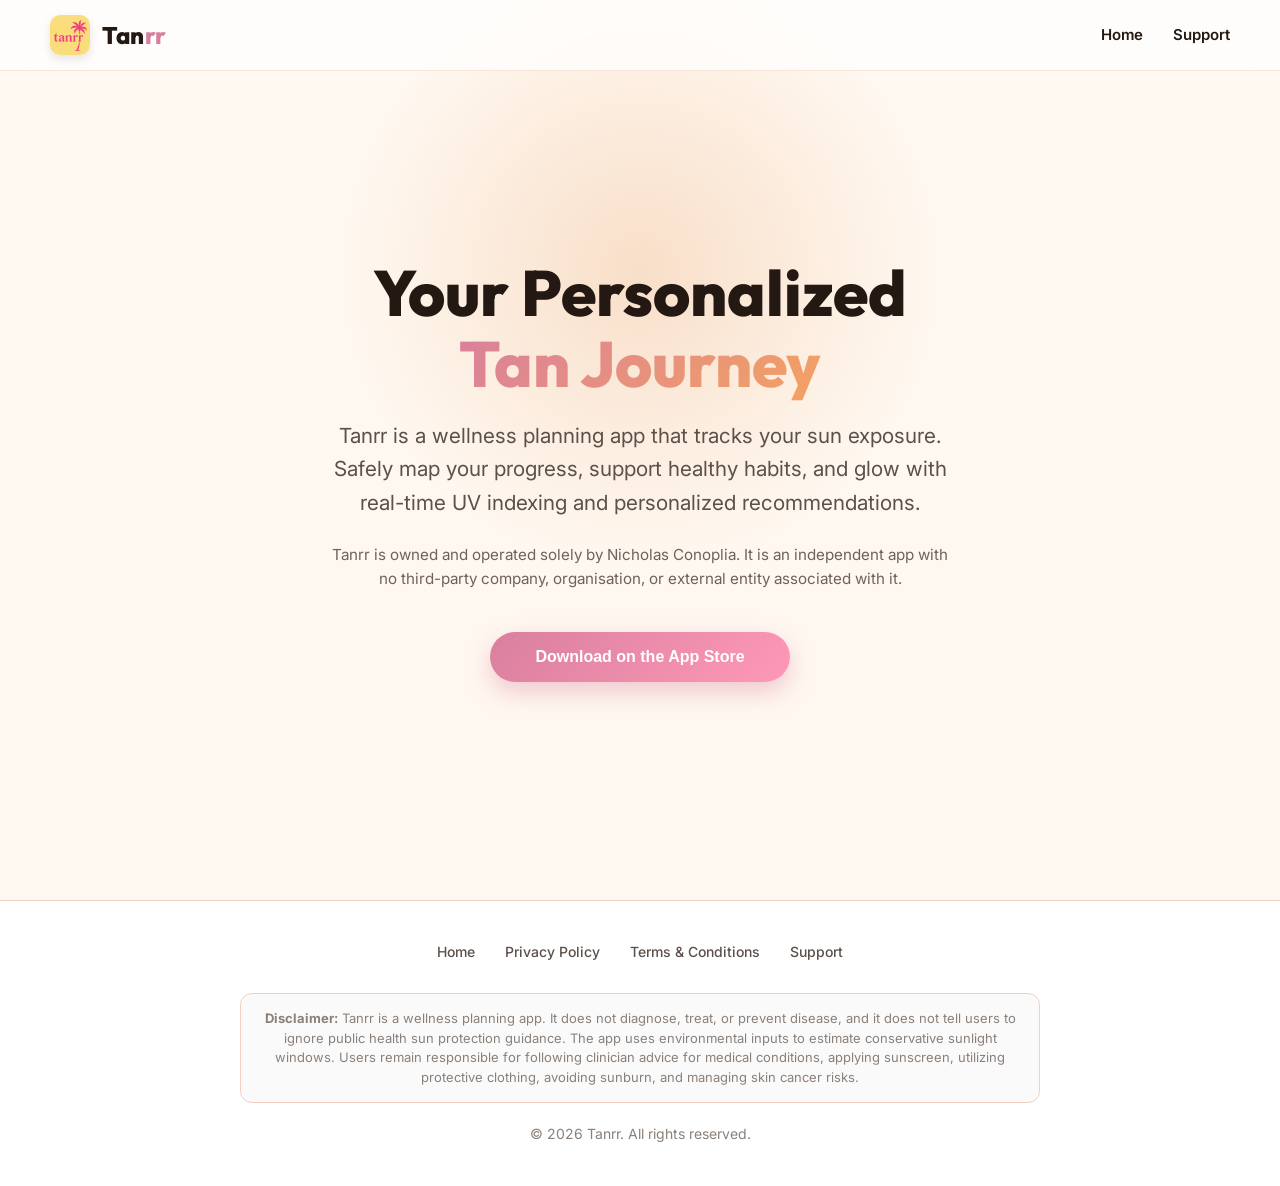
<file: index.html>
<!DOCTYPE html>
<html lang="en">
<head>
    <meta charset="UTF-8">
    <meta name="viewport" content="width=device-width, initial-scale=1.0">
    <title>Tanrr - Smart Vitamin D & Tanning Calculator</title>
    <meta name="description" content="Optimize your sun exposure with Tanrr. The smartest Vitamin D and tanning calculation engine.">
    <link rel="stylesheet" href="style.css">
</head>
<body>
    <header>
        <a href="index.html" class="logo-container">
            <img src="app-icon.png" alt="Tanrr Icon" class="app-icon" />
            <div class="logo">Tan<span>rr</span></div>
        </a>
        <nav>
            <ul>
                <li><a href="index.html">Home</a></li>
                <li><a href="support.html">Support</a></li>
            </ul>
        </nav>
    </header>

    <main class="hero">
        <div class="hero-glow"></div>
        <h1>Your Personalized<br><span>Tan Journey</span></h1>
        <p>Tanrr is a wellness planning app that tracks your sun exposure. Safely map your progress, support healthy habits, and glow with real-time UV indexing and personalized recommendations.</p>
        <p class="ownership-note">Tanrr is owned and operated solely by Nicholas Conoplia. It is an independent app with no third-party company, organisation, or external entity associated with it.</p>
        <button class="cta-button">Download on the App Store</button>
    </main>

    <footer>
        <div class="footer-content">
            <div class="footer-links">
                <a href="index.html">Home</a>
                <a href="privacy.html">Privacy Policy</a>
                <a href="terms.html">Terms & Conditions</a>
                <a href="support.html">Support</a>
            </div>
            <div class="medical-disclaimer">
                <strong>Disclaimer:</strong> Tanrr is a wellness planning app. It does not diagnose, treat, or prevent disease, and it does not tell users to ignore public health sun protection guidance. The app uses environmental inputs to estimate conservative sunlight windows. Users remain responsible for following clinician advice for medical conditions, applying sunscreen, utilizing protective clothing, avoiding sunburn, and managing skin cancer risks.
            </div>
            <p class="copyright">&copy; 2026 Tanrr. All rights reserved.</p>
        </div>
    </footer>
</body>
</html>
</file>
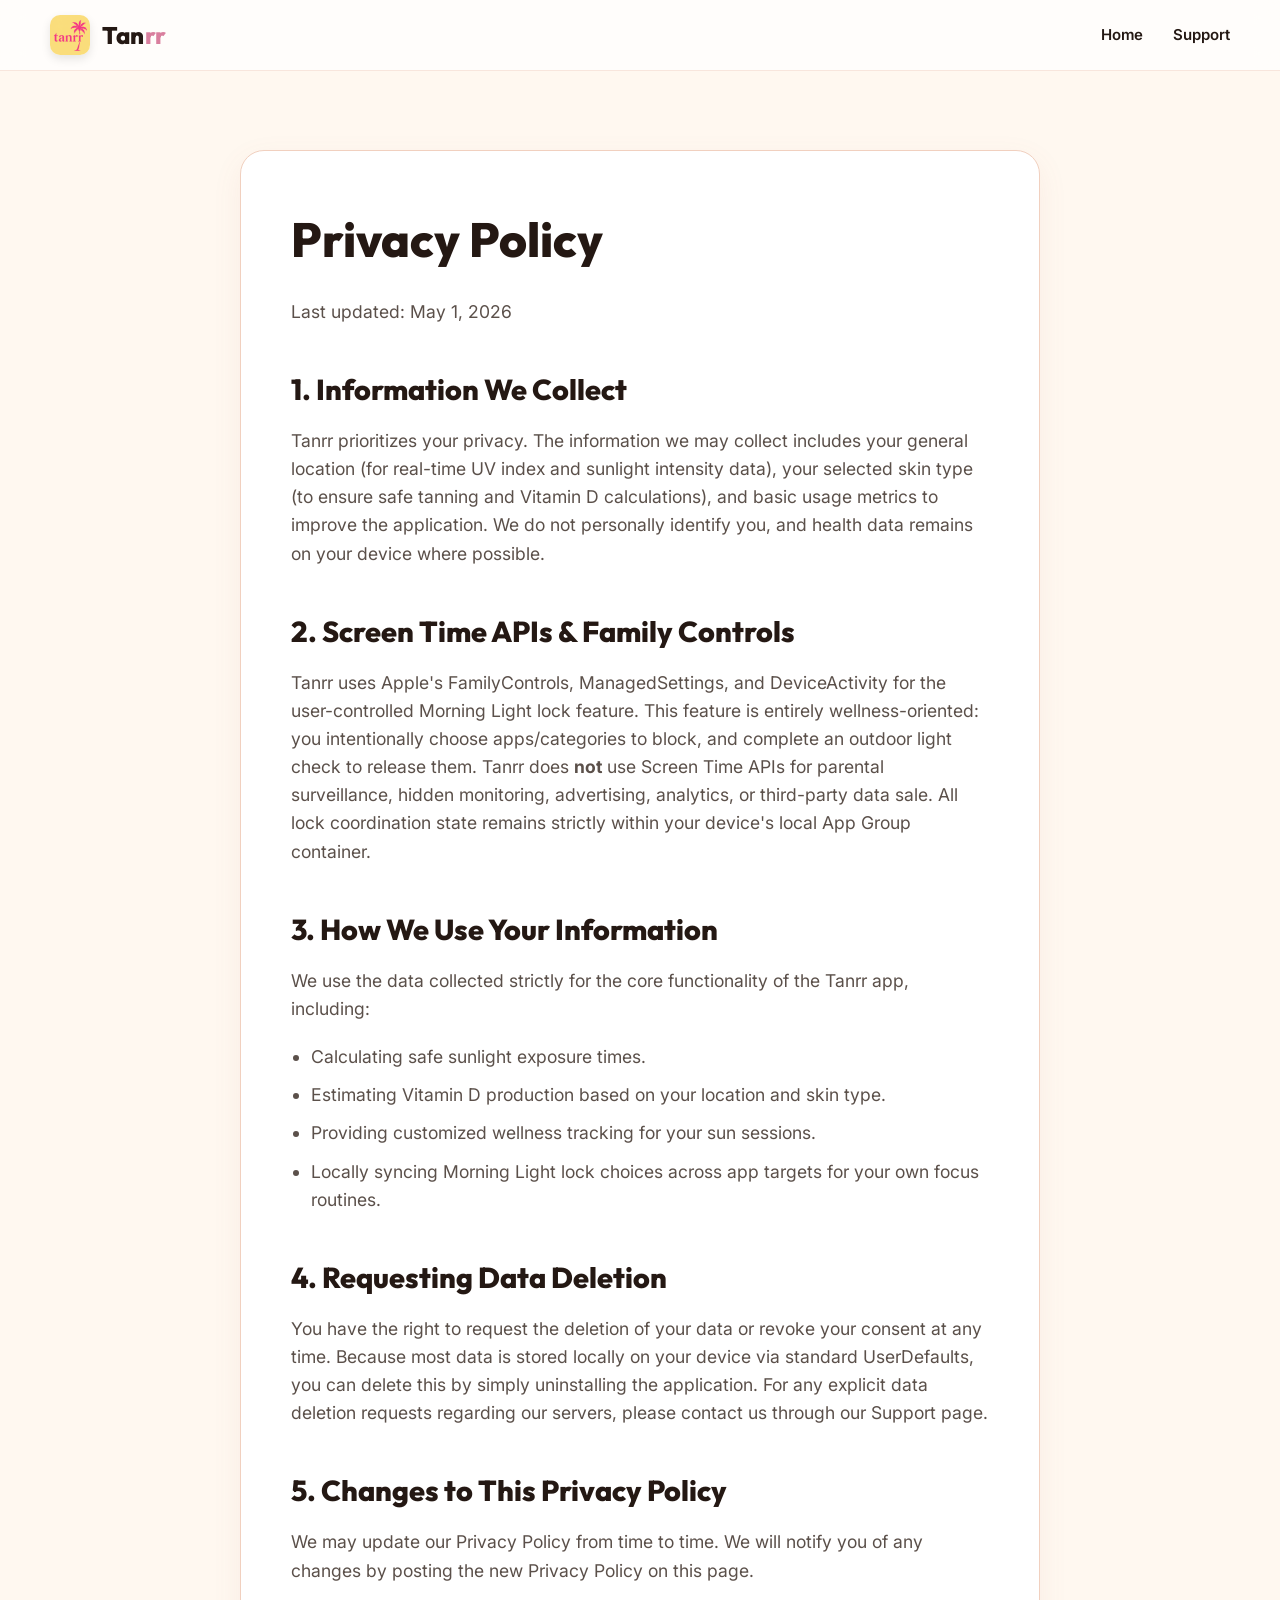
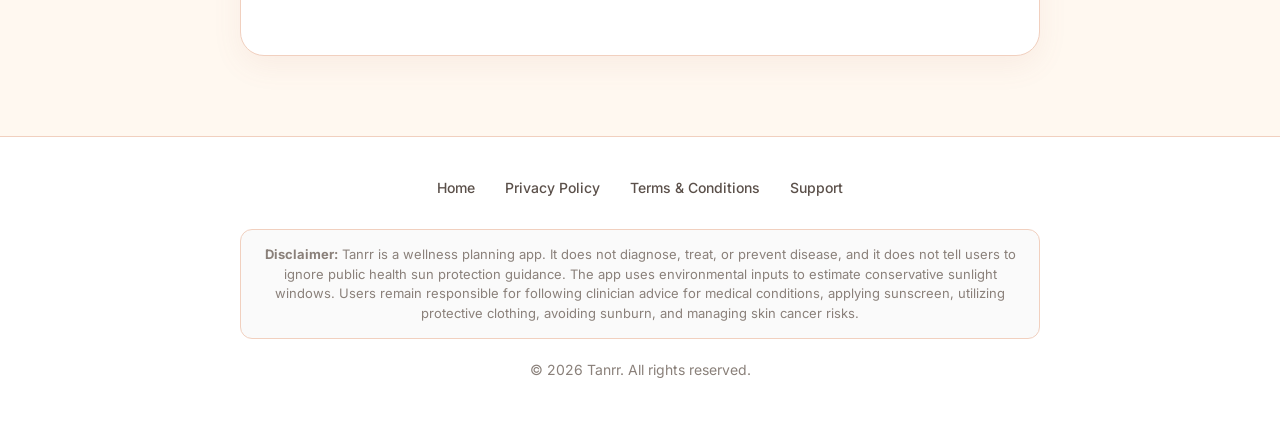
<file: privacy.html>
<!DOCTYPE html>
<html lang="en">
<head>
    <meta charset="UTF-8">
    <meta name="viewport" content="width=device-width, initial-scale=1.0">
    <title>Privacy Policy - Tanrr</title>
    <meta name="description" content="Privacy Policy for Tanrr application.">
    <link rel="stylesheet" href="style.css">
</head>
<body>
    <header>
        <a href="index.html" class="logo-container">
            <img src="app-icon.png" alt="Tanrr Icon" class="app-icon" />
            <div class="logo">Tan<span>rr</span></div>
        </a>
        <nav>
            <ul>
                <li><a href="index.html">Home</a></li>
                <li><a href="support.html">Support</a></li>
            </ul>
        </nav>
    </header>

    <main class="page-content">
        <div class="glass-panel">
            <h1>Privacy Policy</h1>
            <p>Last updated: May 1, 2026</p>

            <h2>1. Information We Collect</h2>
            <p>Tanrr prioritizes your privacy. The information we may collect includes your general location (for real-time UV index and sunlight intensity data), your selected skin type (to ensure safe tanning and Vitamin D calculations), and basic usage metrics to improve the application. We do not personally identify you, and health data remains on your device where possible.</p>

            <h2>2. Screen Time APIs & Family Controls</h2>
            <p>Tanrr uses Apple's FamilyControls, ManagedSettings, and DeviceActivity for the user-controlled Morning Light lock feature. This feature is entirely wellness-oriented: you intentionally choose apps/categories to block, and complete an outdoor light check to release them. Tanrr does <strong>not</strong> use Screen Time APIs for parental surveillance, hidden monitoring, advertising, analytics, or third-party data sale. All lock coordination state remains strictly within your device's local App Group container.</p>

            <h2>3. How We Use Your Information</h2>
            <p>We use the data collected strictly for the core functionality of the Tanrr app, including: </p>
            <ul>
                <li>Calculating safe sunlight exposure times.</li>
                <li>Estimating Vitamin D production based on your location and skin type.</li>
                <li>Providing customized wellness tracking for your sun sessions.</li>
                <li>Locally syncing Morning Light lock choices across app targets for your own focus routines.</li>
            </ul>

            <h2>4. Requesting Data Deletion</h2>
            <p>You have the right to request the deletion of your data or revoke your consent at any time. Because most data is stored locally on your device via standard UserDefaults, you can delete this by simply uninstalling the application. For any explicit data deletion requests regarding our servers, please contact us through our Support page.</p>

            <h2>5. Changes to This Privacy Policy</h2>
            <p>We may update our Privacy Policy from time to time. We will notify you of any changes by posting the new Privacy Policy on this page.</p>
        </div>
    </main>

    <footer>
        <div class="footer-content">
            <div class="footer-links">
                <a href="index.html">Home</a>
                <a href="privacy.html">Privacy Policy</a>
                <a href="terms.html">Terms & Conditions</a>
                <a href="support.html">Support</a>
            </div>
            <div class="medical-disclaimer">
                <strong>Disclaimer:</strong> Tanrr is a wellness planning app. It does not diagnose, treat, or prevent disease, and it does not tell users to ignore public health sun protection guidance. The app uses environmental inputs to estimate conservative sunlight windows. Users remain responsible for following clinician advice for medical conditions, applying sunscreen, utilizing protective clothing, avoiding sunburn, and managing skin cancer risks.
            </div>
            <p class="copyright">&copy; 2026 Tanrr. All rights reserved.</p>
        </div>
    </footer>
</body>
</html>
</file>
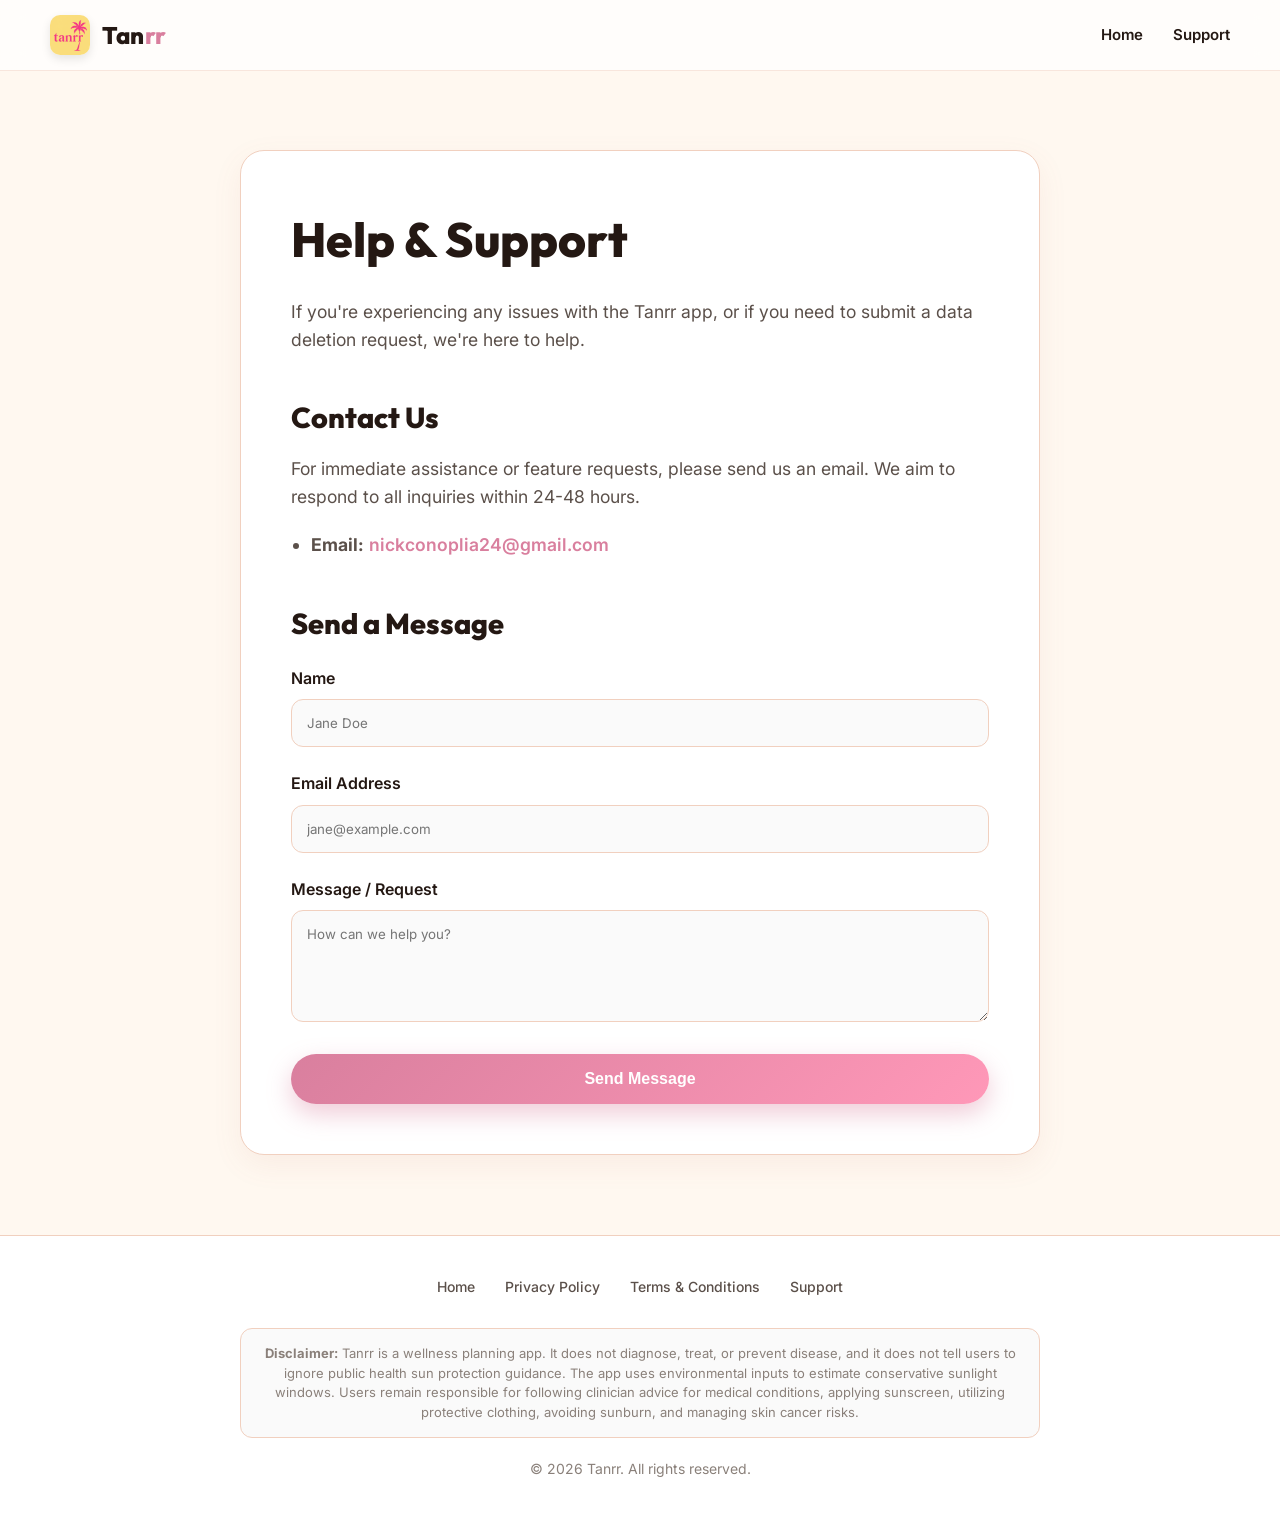
<file: support.html>
<!DOCTYPE html>
<html lang="en">
<head>
    <meta charset="UTF-8">
    <meta name="viewport" content="width=device-width, initial-scale=1.0">
    <title>Support - Tanrr</title>
    <meta name="description" content="Support and Contact Page for Tanrr application.">
    <link rel="stylesheet" href="style.css">
    <link rel="stylesheet" href="secure-pages.css">
</head>
<body>
    <header>
        <a href="index.html" class="logo-container">
            <img src="app-icon.png" alt="Tanrr Icon" class="app-icon" />
            <div class="logo">Tan<span>rr</span></div>
        </a>
        <nav>
            <ul>
                <li><a href="index.html">Home</a></li>
                <li><a href="support.html">Support</a></li>
            </ul>
        </nav>
    </header>

    <main class="page-content">
        <div class="glass-panel">
            <h1>Help & Support</h1>
            <p>If you're experiencing any issues with the Tanrr app, or if you need to submit a data deletion request, we're here to help.</p>

            <h2>Contact Us</h2>
            <p>For immediate assistance or feature requests, please send us an email. We aim to respond to all inquiries within 24-48 hours.</p>
            <ul>
                <li><strong>Email:</strong> <a href="mailto:nickconoplia24@gmail.com" class="accent-link">nickconoplia24@gmail.com</a></li>
            </ul>

            <h2 class="section-spaced">Send a Message</h2>
            <form action="mailto:nickconoplia24@gmail.com" method="post" enctype="text/plain" class="support-form">
                <div class="form-group">
                    <label for="name">Name</label>
                    <input type="text" id="name" name="name" required placeholder="Jane Doe">
                </div>
                <div class="form-group">
                    <label for="email">Email Address</label>
                    <input type="email" id="email" name="email" required placeholder="jane@example.com">
                </div>
                <div class="form-group">
                    <label for="message">Message / Request</label>
                    <textarea id="message" name="message" rows="5" required placeholder="How can we help you?"></textarea>
                </div>
                <button type="submit" class="cta-button">Send Message</button>
            </form>
        </div>
    </main>

    <footer>
        <div class="footer-content">
            <div class="footer-links">
                <a href="index.html">Home</a>
                <a href="privacy.html">Privacy Policy</a>
                <a href="terms.html">Terms & Conditions</a>
                <a href="support.html">Support</a>
            </div>
            <div class="medical-disclaimer">
                <strong>Disclaimer:</strong> Tanrr is a wellness planning app. It does not diagnose, treat, or prevent disease, and it does not tell users to ignore public health sun protection guidance. The app uses environmental inputs to estimate conservative sunlight windows. Users remain responsible for following clinician advice for medical conditions, applying sunscreen, utilizing protective clothing, avoiding sunburn, and managing skin cancer risks.
            </div>
            <p class="copyright">&copy; 2026 Tanrr. All rights reserved.</p>
        </div>
    </footer>
</body>
</html>
</file>
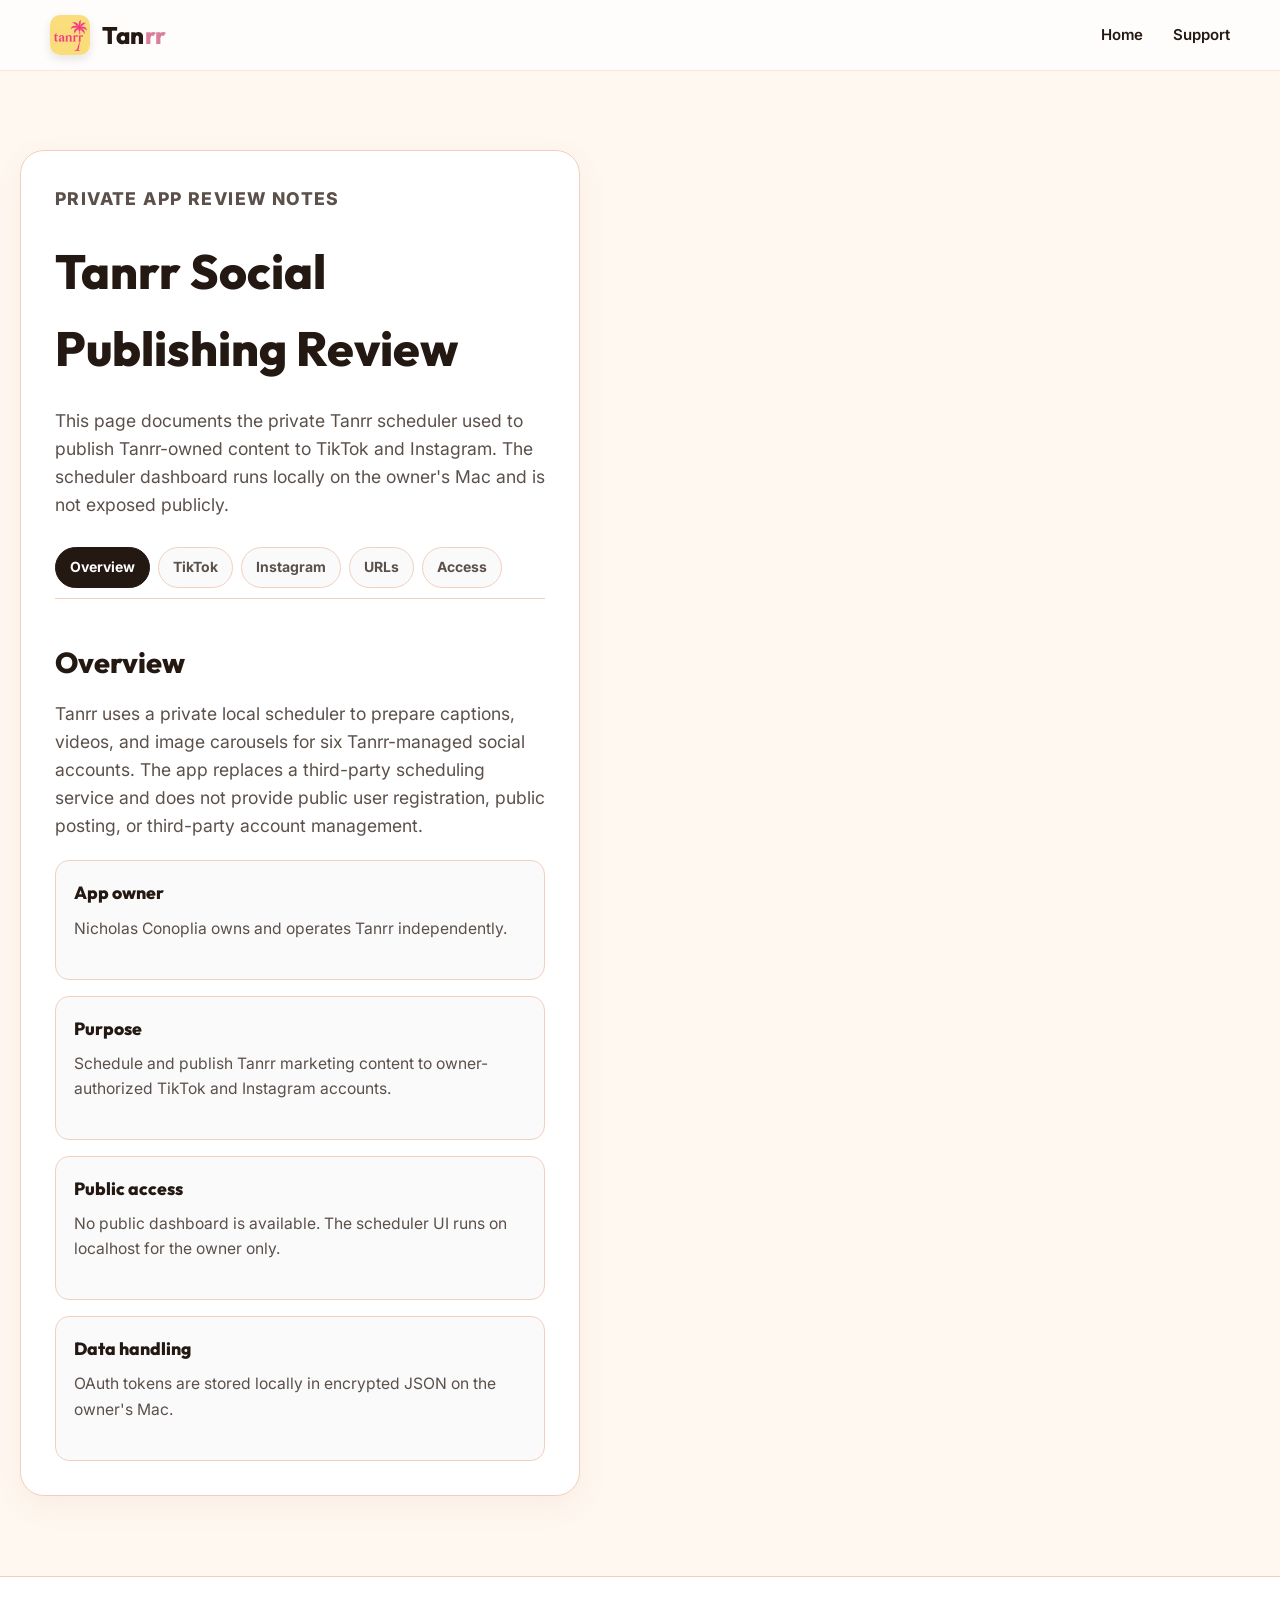
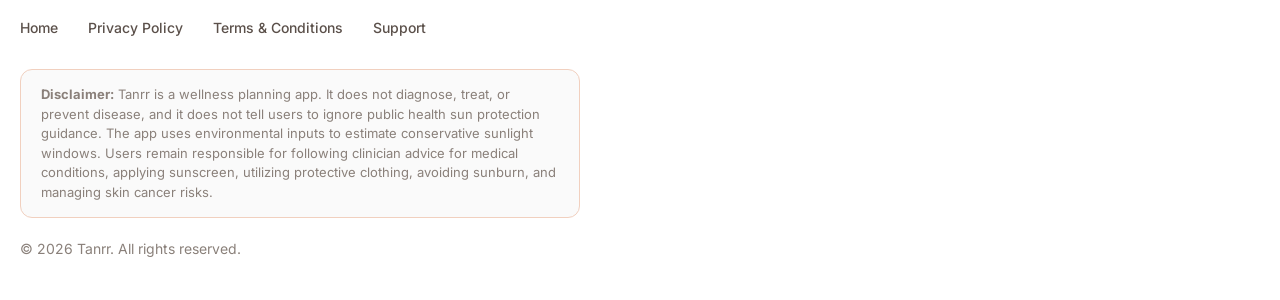
<file: tanrr-social-review-9771c0a2ea52c4753f3e.html>
<!DOCTYPE html>
<html lang="en">
<head>
    <meta charset="UTF-8">
    <meta name="viewport" content="width=device-width, initial-scale=1.0">
    <meta name="robots" content="noindex, nofollow, noarchive">
    <title>Tanrr Social Publishing Review</title>
    <meta name="description" content="Private Tanrr social publishing app review notes for TikTok and Meta reviewers.">
    <link rel="stylesheet" href="style.css">
    <link rel="stylesheet" href="secure-pages.css">
</head>
<body>
    <header>
        <a href="index.html" class="logo-container">
            <img src="app-icon.png" alt="Tanrr Icon" class="app-icon" />
            <div class="logo">Tan<span>rr</span></div>
        </a>
        <nav>
            <ul>
                <li><a href="index.html">Home</a></li>
                <li><a href="support.html">Support</a></li>
            </ul>
        </nav>
    </header>

    <main class="page-content app-review-page">
        <section class="review-shell">
            <p class="review-kicker">Private app review notes</p>
            <h1>Tanrr Social Publishing Review</h1>
            <p class="review-intro">This page documents the private Tanrr scheduler used to publish Tanrr-owned content to TikTok and Instagram. The scheduler dashboard runs locally on the owner&apos;s Mac and is not exposed publicly.</p>

            <input class="review-tab-input" type="radio" name="review-tabs" id="review-overview" checked>
            <input class="review-tab-input" type="radio" name="review-tabs" id="review-tiktok">
            <input class="review-tab-input" type="radio" name="review-tabs" id="review-instagram">
            <input class="review-tab-input" type="radio" name="review-tabs" id="review-urls">
            <input class="review-tab-input" type="radio" name="review-tabs" id="review-access">

            <div class="review-tab-labels" aria-label="Review sections">
                <label for="review-overview">Overview</label>
                <label for="review-tiktok">TikTok</label>
                <label for="review-instagram">Instagram</label>
                <label for="review-urls">URLs</label>
                <label for="review-access">Access</label>
            </div>

            <div class="review-panels">
                <section class="review-panel" id="panel-overview">
                    <h2>Overview</h2>
                    <p>Tanrr uses a private local scheduler to prepare captions, videos, and image carousels for six Tanrr-managed social accounts. The app replaces a third-party scheduling service and does not provide public user registration, public posting, or third-party account management.</p>
                    <div class="review-grid">
                        <div class="review-card">
                            <h3>App owner</h3>
                            <p>Nicholas Conoplia owns and operates Tanrr independently.</p>
                        </div>
                        <div class="review-card">
                            <h3>Purpose</h3>
                            <p>Schedule and publish Tanrr marketing content to owner-authorized TikTok and Instagram accounts.</p>
                        </div>
                        <div class="review-card">
                            <h3>Public access</h3>
                            <p>No public dashboard is available. The scheduler UI runs on localhost for the owner only.</p>
                        </div>
                        <div class="review-card">
                            <h3>Data handling</h3>
                            <p>OAuth tokens are stored locally in encrypted JSON on the owner&apos;s Mac.</p>
                        </div>
                    </div>
                </section>

                <section class="review-panel" id="panel-tiktok">
                    <h2>TikTok Flow</h2>
                    <p>The TikTok integration uses the Content Posting API upload-to-inbox workflow, not Direct Post. The owner authorizes each TikTok account, the scheduler uploads the video or photo slideshow, and TikTok sends an inbox notification for final review and posting inside TikTok.</p>
                    <ul>
                        <li>Requested scopes: user profile display access and video.upload.</li>
                        <li>Video posts use inbox upload with file upload from the local scheduler.</li>
                        <li>Photo slideshows use media upload with verified Tanrr media URLs after domain verification is approved.</li>
                        <li>Captions are stored in the local scheduler for copy/paste during manual TikTok review when needed.</li>
                    </ul>
                </section>

                <section class="review-panel" id="panel-instagram">
                    <h2>Instagram Flow</h2>
                    <p>The Instagram integration uses the Instagram Graph API for professional accounts connected to Facebook Pages. Videos publish as Reels by default. Multi-image posts publish as carousel media containers after the scheduler checks container readiness.</p>
                    <ul>
                        <li>Requested permissions include instagram_basic and instagram_content_publish.</li>
                        <li>All Instagram accounts are Tanrr-owned or Tanrr-managed professional accounts.</li>
                        <li>Captions are submitted through the Instagram publishing container flow.</li>
                        <li>No public user content is collected through this website.</li>
                    </ul>
                </section>

                <section class="review-panel" id="panel-urls">
                    <h2>URLs</h2>
                    <p>These are the intended public URLs for platform configuration after the tunnel or domain rewrite is active.</p>
                    <div class="review-grid">
                        <div class="review-card">
                            <h3>TikTok OAuth callback</h3>
                            <code class="review-code">https://publish.gettanrr.com/api/social/oauth/tiktok/callback</code>
                        </div>
                        <div class="review-card">
                            <h3>Instagram OAuth callback</h3>
                            <code class="review-code">https://publish.gettanrr.com/api/social/oauth/instagram/callback</code>
                        </div>
                        <div class="review-card">
                            <h3>Public media URL pattern</h3>
                            <code class="review-code">https://publish.gettanrr.com/api/social/public-media/[private-media-token]/[generated-file]</code>
                        </div>
                        <div class="review-card">
                            <h3>Legal and support</h3>
                            <p><a href="privacy.html">Privacy Policy</a>, <a href="terms.html">Terms &amp; Conditions</a>, and <a href="support.html">Support</a>.</p>
                        </div>
                    </div>
                </section>

                <section class="review-panel" id="panel-access">
                    <h2>Access And Security</h2>
                    <ul>
                        <li>The scheduler dashboard is localhost-only and is not linked from this website.</li>
                        <li>The public API listener exposes only OAuth callbacks and tokenized media files.</li>
                        <li>Media filenames are generated randomly and retained temporarily for publishing workflows.</li>
                        <li>OAuth state is random, single-use, and expires after a short window.</li>
                        <li>This review page is intentionally unlisted and noindexed. It does not contain OAuth secrets, account tokens, or private account credentials.</li>
                    </ul>
                </section>
            </div>
        </section>
    </main>

    <footer>
        <div class="footer-content">
            <div class="footer-links">
                <a href="index.html">Home</a>
                <a href="privacy.html">Privacy Policy</a>
                <a href="terms.html">Terms &amp; Conditions</a>
                <a href="support.html">Support</a>
            </div>
            <div class="medical-disclaimer">
                <strong>Disclaimer:</strong> Tanrr is a wellness planning app. It does not diagnose, treat, or prevent disease, and it does not tell users to ignore public health sun protection guidance. The app uses environmental inputs to estimate conservative sunlight windows. Users remain responsible for following clinician advice for medical conditions, applying sunscreen, utilizing protective clothing, avoiding sunburn, and managing skin cancer risks.
            </div>
            <p class="copyright">&copy; 2026 Tanrr. All rights reserved.</p>
        </div>
    </footer>
</body>
</html>
</file>
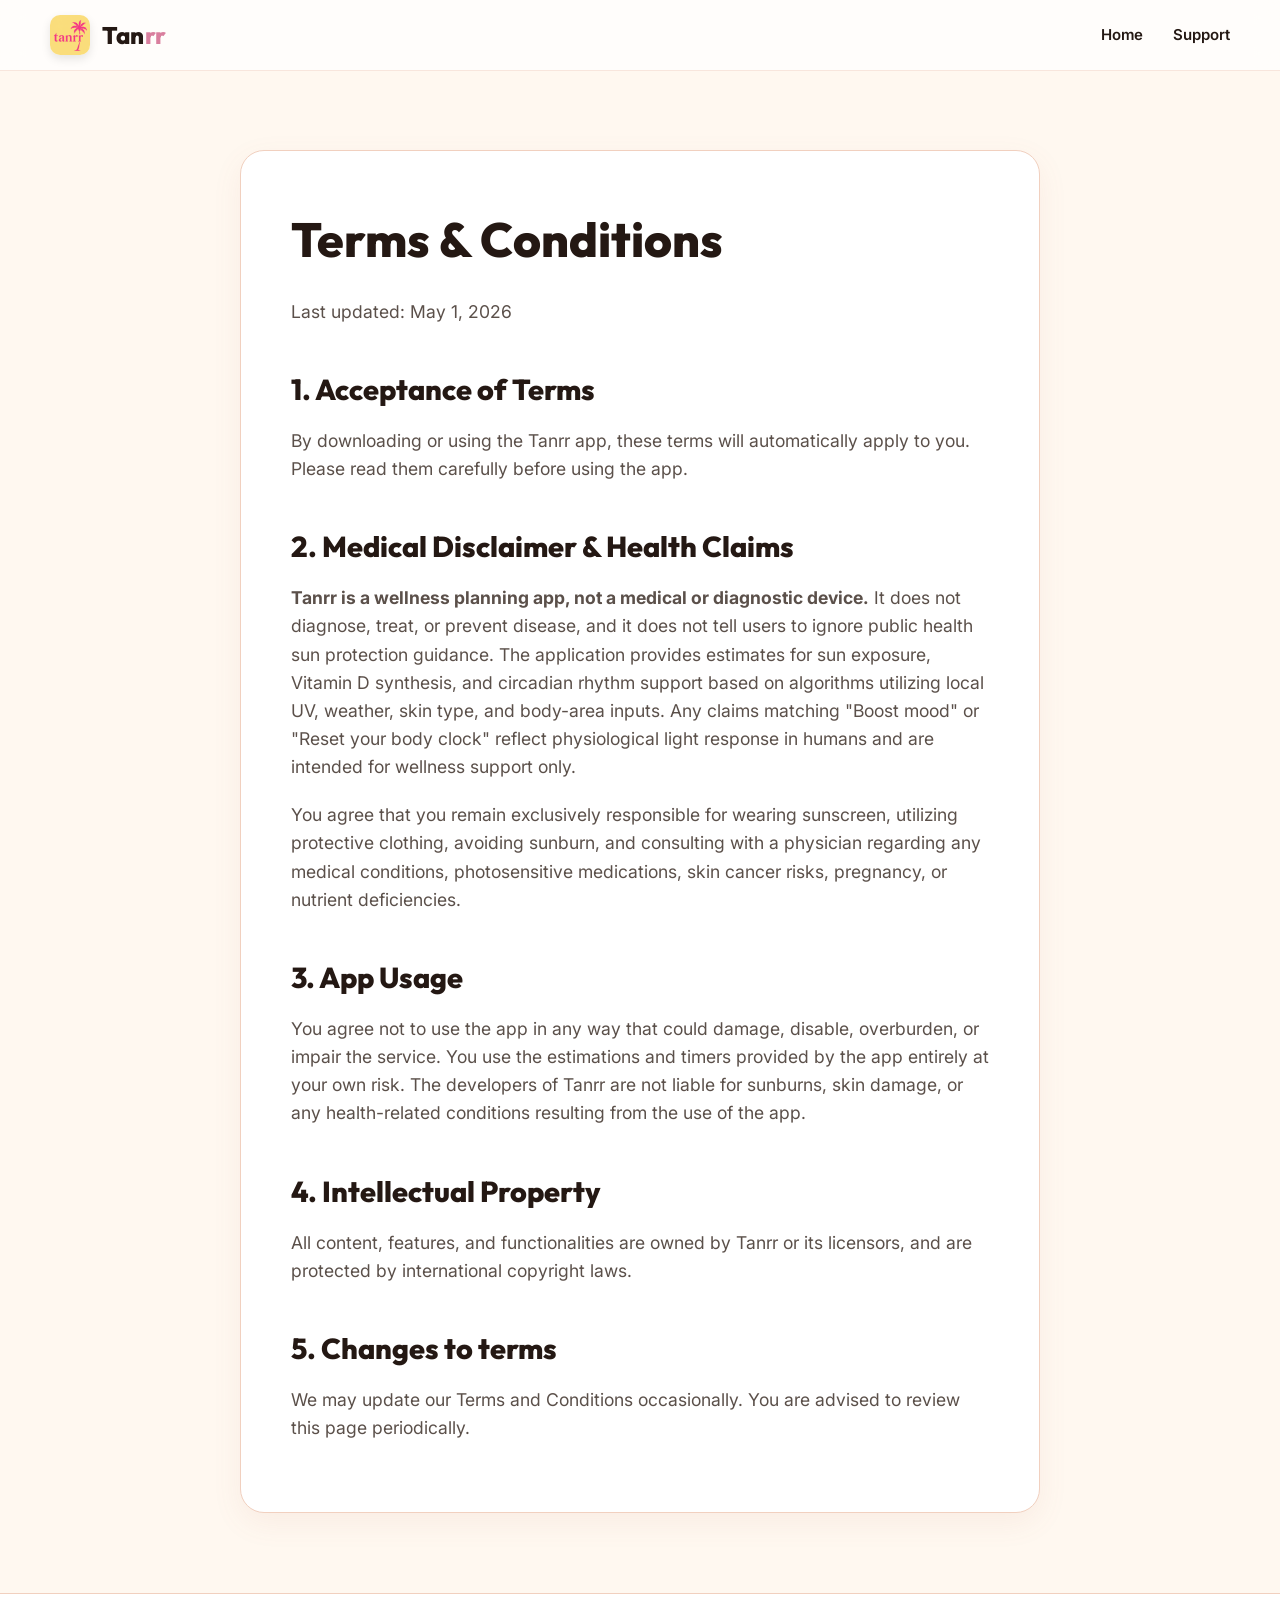
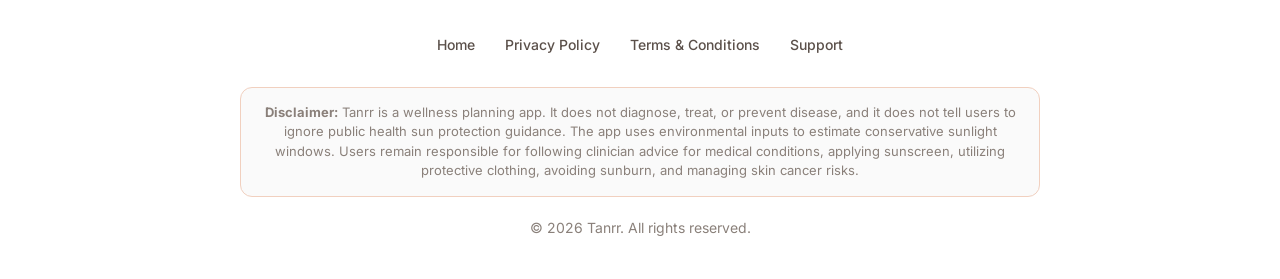
<file: terms.html>
<!DOCTYPE html>
<html lang="en">
<head>
    <meta charset="UTF-8">
    <meta name="viewport" content="width=device-width, initial-scale=1.0">
    <title>Terms & Conditions - Tanrr</title>
    <meta name="description" content="Terms and Conditions for Tanrr application.">
    <link rel="stylesheet" href="style.css">
</head>
<body>
    <header>
        <a href="index.html" class="logo-container">
            <img src="app-icon.png" alt="Tanrr Icon" class="app-icon" />
            <div class="logo">Tan<span>rr</span></div>
        </a>
        <nav>
            <ul>
                <li><a href="index.html">Home</a></li>
                <li><a href="support.html">Support</a></li>
            </ul>
        </nav>
    </header>

    <main class="page-content">
        <div class="glass-panel">
            <h1>Terms & Conditions</h1>
            <p>Last updated: May 1, 2026</p>

            <h2>1. Acceptance of Terms</h2>
            <p>By downloading or using the Tanrr app, these terms will automatically apply to you. Please read them carefully before using the app.</p>

            <h2>2. Medical Disclaimer & Health Claims</h2>
            <p><strong>Tanrr is a wellness planning app, not a medical or diagnostic device.</strong> It does not diagnose, treat, or prevent disease, and it does not tell users to ignore public health sun protection guidance. The application provides estimates for sun exposure, Vitamin D synthesis, and circadian rhythm support based on algorithms utilizing local UV, weather, skin type, and body-area inputs. Any claims matching "Boost mood" or "Reset your body clock" reflect physiological light response in humans and are intended for wellness support only.</p>
            <p>You agree that you remain exclusively responsible for wearing sunscreen, utilizing protective clothing, avoiding sunburn, and consulting with a physician regarding any medical conditions, photosensitive medications, skin cancer risks, pregnancy, or nutrient deficiencies.</p>

            <h2>3. App Usage</h2>
            <p>You agree not to use the app in any way that could damage, disable, overburden, or impair the service. You use the estimations and timers provided by the app entirely at your own risk. The developers of Tanrr are not liable for sunburns, skin damage, or any health-related conditions resulting from the use of the app.</p>

            <h2>4. Intellectual Property</h2>
            <p>All content, features, and functionalities are owned by Tanrr or its licensors, and are protected by international copyright laws.</p>

            <h2>5. Changes to terms</h2>
            <p>We may update our Terms and Conditions occasionally. You are advised to review this page periodically.</p>
        </div>
    </main>

    <footer>
        <div class="footer-content">
            <div class="footer-links">
                <a href="index.html">Home</a>
                <a href="privacy.html">Privacy Policy</a>
                <a href="terms.html">Terms & Conditions</a>
                <a href="support.html">Support</a>
            </div>
            <div class="medical-disclaimer">
                <strong>Disclaimer:</strong> Tanrr is a wellness planning app. It does not diagnose, treat, or prevent disease, and it does not tell users to ignore public health sun protection guidance. The app uses environmental inputs to estimate conservative sunlight windows. Users remain responsible for following clinician advice for medical conditions, applying sunscreen, utilizing protective clothing, avoiding sunburn, and managing skin cancer risks.
            </div>
            <p class="copyright">&copy; 2026 Tanrr. All rights reserved.</p>
        </div>
    </footer>
</body>
</html>
</file>
<file: style.css>
@import url('https://fonts.googleapis.com/css2?family=Inter:wght@300;400;500;600;800&family=Outfit:wght@400;600;800&display=swap');

:root {
  --bg-color: #FFF8F0;
  --text-primary: #241813;
  --text-secondary: #5B504A;
  --accent-pink: #D97F9E;
  --accent-orange: #F4A261;
  --card-bg: #FFFFFF;
  --border-color: #F1D0BF;
  --glass-bg: rgba(255, 255, 255, 0.7);
  --glass-border: rgba(241, 208, 191, 0.5);
  --shadow-soft: 0 10px 30px rgba(179, 106, 85, 0.08);
}

* {
  margin: 0;
  padding: 0;
  box-sizing: border-box;
}

body {
  font-family: 'Inter', sans-serif;
  background-color: var(--bg-color);
  color: var(--text-primary);
  line-height: 1.6;
  overflow-x: hidden;
}

h1, h2, h3, h4 {
  font-family: 'Outfit', sans-serif;
  font-weight: 800;
}

a {
  color: var(--text-primary);
  text-decoration: none;
  transition: color 0.3s ease;
}

a:hover {
  color: var(--accent-pink);
}

/* Header & Nav */
header {
  position: fixed;
  top: 0;
  width: 100%;
  padding: 15px 50px;
  display: flex;
  justify-content: space-between;
  align-items: center;
  z-index: 1000;
  background: var(--glass-bg);
  backdrop-filter: blur(12px);
  -webkit-backdrop-filter: blur(12px);
  border-bottom: 1px solid var(--glass-border);
}

.logo-container {
  display: flex;
  align-items: center;
  gap: 12px;
}

.app-icon {
  width: 40px;
  height: 40px;
  border-radius: 10px;
  box-shadow: 0 4px 10px rgba(0,0,0,0.1);
  object-fit: cover;
}

.logo {
  font-family: 'Outfit', sans-serif;
  font-size: 24px;
  font-weight: 800;
  color: var(--text-primary);
  letter-spacing: 0.5px;
}

.logo span {
  color: var(--accent-pink);
}

nav ul {
  list-style: none;
  display: flex;
  gap: 30px;
}

nav ul li a {
  font-size: 15px;
  font-weight: 600;
}

/* Hero Section */
.hero {
  min-height: 100vh;
  display: flex;
  flex-direction: column;
  justify-content: center;
  align-items: center;
  text-align: center;
  padding: 100px 20px 60px;
  position: relative;
}

.hero-glow {
  position: absolute;
  top: 30%;
  left: 50%;
  transform: translate(-50%, -50%);
  width: 600px;
  height: 600px;
  background: radial-gradient(circle, rgba(238, 185, 142, 0.4) 0%, rgba(255, 248, 240, 0) 70%);
  z-index: -1;
  border-radius: 50%;
}

.hero h1 {
  font-size: 4rem;
  margin-bottom: 20px;
  color: var(--text-primary);
  line-height: 1.1;
}

.hero h1 span {
  background: linear-gradient(135deg, var(--accent-pink), var(--accent-orange));
  -webkit-background-clip: text;
  -webkit-text-fill-color: transparent;
}

.hero p {
  font-size: 1.3rem;
  color: var(--text-secondary);
  max-width: 650px;
  margin-bottom: 24px;
  font-weight: 400;
}

.hero .ownership-note {
  font-size: 0.95rem;
  max-width: 620px;
  margin-bottom: 40px;
  color: #6F625C;
}

.cta-button {
  padding: 16px 45px;
  background: linear-gradient(135deg, var(--accent-pink), #FF98B8);
  color: #fff;
  font-size: 16px;
  font-weight: 600;
  border-radius: 40px;
  box-shadow: 0 10px 25px rgba(217, 127, 158, 0.4);
  transition: transform 0.3s ease, box-shadow 0.3s ease;
  border: none;
  cursor: pointer;
}

.cta-button:hover {
  transform: translateY(-3px);
  box-shadow: 0 15px 35px rgba(217, 127, 158, 0.5);
  color: #fff;
}

/* Pages Section */
.page-content {
  padding: 150px 50px 80px;
  max-width: 900px;
  margin: 0 auto;
}

.page-content h1 {
  font-size: 3rem;
  margin-bottom: 20px;
  color: var(--text-primary);
}

.page-content h2 {
  font-size: 1.8rem;
  margin-top: 40px;
  margin-bottom: 15px;
  color: var(--text-primary);
}

.page-content p, .page-content ul {
  font-size: 1.1rem;
  color: var(--text-secondary);
  margin-bottom: 20px;
}

.page-content ul {
  padding-left: 20px;
}

.page-content ul li {
  margin-bottom: 10px;
}

.glass-panel {
  background: var(--card-bg);
  border: 1px solid var(--border-color);
  border-radius: 24px;
  padding: 50px;
  box-shadow: var(--shadow-soft);
}

/* Form Styles */
.form-group {
  margin-bottom: 24px;
}

.form-group label {
  display: block;
  margin-bottom: 8px;
  font-weight: 600;
  color: var(--text-primary);
}

.form-group input, .form-group textarea {
  width: 100%;
  padding: 15px;
  background: #FAFAFA;
  border: 1.5px solid var(--border-color);
  border-radius: 12px;
  color: var(--text-primary);
  font-family: 'Inter', sans-serif;
  outline: none;
  transition: border-color 0.3s ease, box-shadow 0.3s ease;
}

.form-group input:focus, .form-group textarea:focus {
  border-color: var(--accent-pink);
  box-shadow: 0 0 0 3px rgba(217, 127, 158, 0.15);
  background: #FFF;
}

form .cta-button {
  width: 100%;
}

/* Footer */
footer {
  padding: 40px 50px;
  text-align: center;
  border-top: 1px solid var(--border-color);
  background: var(--card-bg);
  margin-top: auto;
}

.footer-content {
  display: flex;
  flex-direction: column;
  align-items: center;
  gap: 20px;
  max-width: 1200px;
  margin: 0 auto;
}

.medical-disclaimer {
  max-width: 800px;
  font-size: 13px;
  color: #8A807A;
  line-height: 1.5;
  background: #FAFAFA;
  padding: 15px 20px;
  border-radius: 12px;
  border: 1px solid var(--border-color);
}

.footer-links {
  display: flex;
  gap: 30px;
  margin-bottom: 10px;
}

.footer-links a {
  color: var(--text-secondary);
  font-size: 14px;
  font-weight: 500;
}

.footer-links a:hover {
  color: var(--accent-pink);
}

.copyright {
  font-size: 14px;
  color: #8A807A;
}

/* Responsive */
@media (max-width: 768px) {
  header { padding: 15px 20px; }
  .logo span { display: none; }
  .hero h1 { font-size: 2.8rem; }
  .page-content { padding: 120px 20px 60px; }
  .glass-panel { padding: 30px 20px; }
  .footer-links { flex-wrap: wrap; justify-content: center; }
}
</file>
<file: secure-pages.css>
.accent-link {
  color: var(--accent-pink);
  font-weight: 600;
}

.section-spaced {
  margin-top: 40px;
}

.support-form {
  margin-top: 20px;
}

.app-review-page {
  max-width: 560px;
  width: min(560px, calc(100% - 28px));
  margin-left: 20px;
  margin-right: auto;
  padding-left: 0;
  padding-right: 0;
}

.review-shell {
  background: var(--card-bg);
  border: 1px solid var(--border-color);
  border-radius: 24px;
  padding: 34px;
  box-shadow: var(--shadow-soft);
}

.review-kicker {
  color: var(--accent-pink);
  font-size: 13px;
  font-weight: 800;
  letter-spacing: 0.08em;
  margin-bottom: 10px;
  text-transform: uppercase;
}

.review-intro {
  max-width: 100%;
}

.review-tab-input {
  opacity: 0;
  pointer-events: none;
  position: absolute;
}

.review-tab-labels {
  border-bottom: 1px solid var(--border-color);
  display: flex;
  flex-wrap: wrap;
  gap: 8px;
  margin: 28px 0 24px;
  padding-bottom: 10px;
}

.review-tab-labels label {
  align-items: center;
  background: #FAFAFA;
  border: 1px solid var(--border-color);
  border-radius: 999px;
  color: var(--text-secondary);
  cursor: pointer;
  display: inline-flex;
  font-size: 14px;
  font-weight: 700;
  min-height: 38px;
  padding: 8px 14px;
}

.review-panel {
  display: none;
}

#review-overview:checked ~ .review-tab-labels label[for="review-overview"],
#review-tiktok:checked ~ .review-tab-labels label[for="review-tiktok"],
#review-instagram:checked ~ .review-tab-labels label[for="review-instagram"],
#review-urls:checked ~ .review-tab-labels label[for="review-urls"],
#review-access:checked ~ .review-tab-labels label[for="review-access"] {
  background: var(--text-primary);
  border-color: var(--text-primary);
  color: #fff;
}

#review-overview:checked ~ .review-panels #panel-overview,
#review-tiktok:checked ~ .review-panels #panel-tiktok,
#review-instagram:checked ~ .review-panels #panel-instagram,
#review-urls:checked ~ .review-panels #panel-urls,
#review-access:checked ~ .review-panels #panel-access {
  display: block;
}

.review-grid {
  display: grid;
  gap: 16px;
  grid-template-columns: 1fr;
  margin-top: 18px;
}

.review-card {
  background: #FAFAFA;
  border: 1px solid var(--border-color);
  border-radius: 14px;
  min-width: 0;
  padding: 18px;
}

.review-card h3 {
  font-size: 1.1rem;
  margin-bottom: 8px;
}

.review-card p,
.review-card li {
  font-size: 0.98rem;
}

.review-code {
  background: #2C211C;
  border-radius: 10px;
  color: #FFF8F0;
  display: block;
  font-family: ui-monospace, SFMono-Regular, Menlo, Monaco, Consolas, "Liberation Mono", monospace;
  font-size: 0.9rem;
  overflow-wrap: anywhere;
  padding: 12px;
  white-space: normal;
  word-break: break-word;
}

.app-review-page + footer {
  padding-left: 20px;
  padding-right: 20px;
  text-align: left;
}

.app-review-page + footer .footer-content {
  align-items: flex-start;
  margin-left: 0;
  margin-right: auto;
  max-width: 560px;
}

@media (max-width: 768px) {
  .review-shell {
    padding: 28px 20px;
  }
}
</file>
